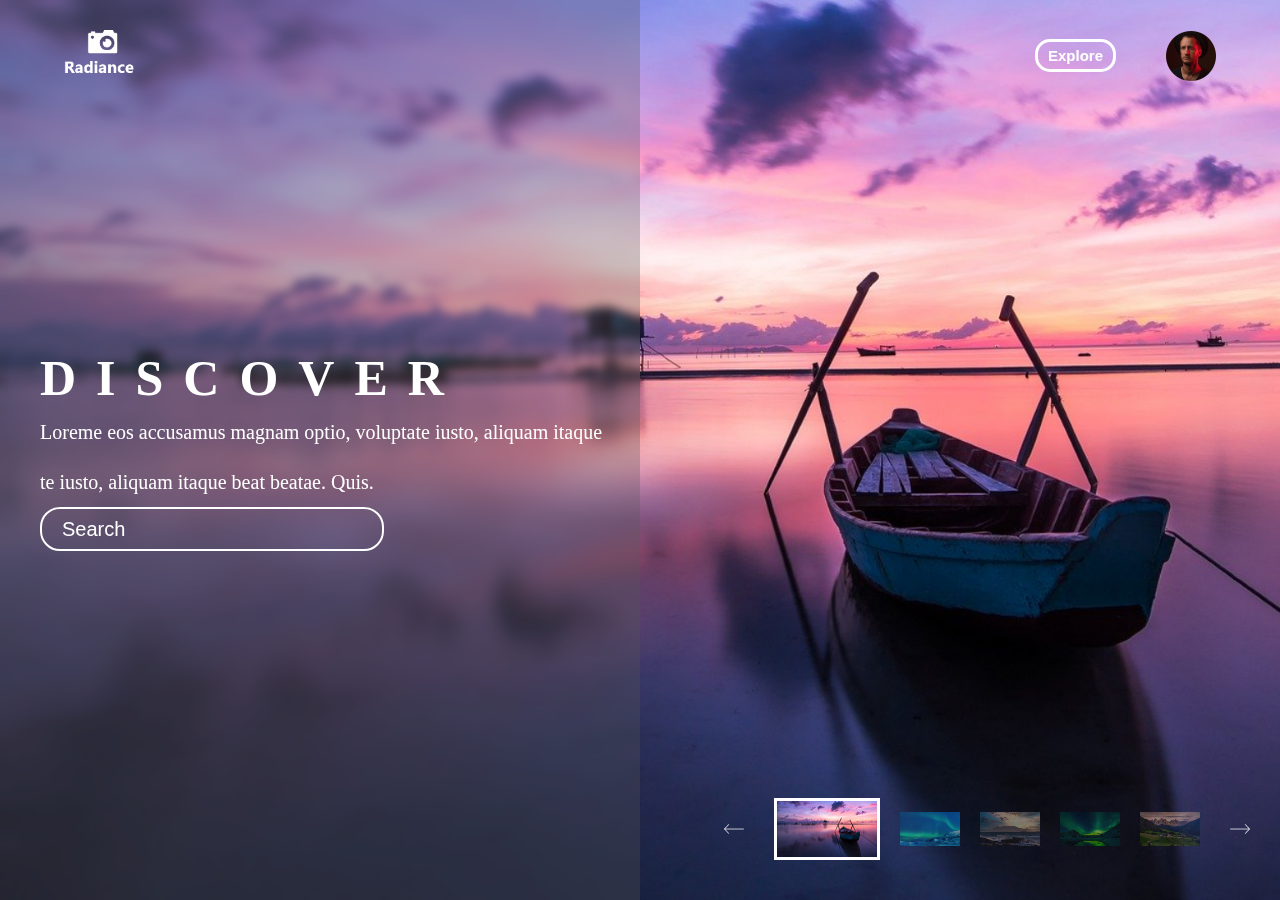
<file: Dynamic webpage/index.html>
<!DOCTYPE html>
<html lang="en">
<head>
    <meta charset="UTF-8">
    <meta http-equiv="X-UA-Compatible" content="IE=edge">
    <meta name="viewport" content="width=device-width, initial-scale=1.0">
    <link rel="stylesheet" href="style.css">
    <title>Dynamic page</title>
    
</head>
<body>

    <section id="background">

        <nav>
            <div class="left">
                <img src="Radiance_img/logo.png" alt="logo" class="logo">
            </div>
            <div class="right">
                <button>Explore</button>
                <img src="Radiance_img/user.png" alt="user" class="user">
            </div>
            
        </nav>

        

        <div class="blur-container">

             <div class="info">
                <h1>DISCOVER</h1>
                <P>Loreme eos accusamus magnam optio, voluptate iusto, aliquam itaque <br>te iusto, aliquam itaque beat beatae. Quis.</P>
                <input type="text" name="text" placeholder="Search">
              </div>  
          
        </div>



        <div class="slider">
            <img src="Radiance_img/left-arrow.png" id="prev">
            <div class="preview">
                <img src="Radiance_img/small1.png" class="active thumbnail">
                <img src="Radiance_img/small2.png" class="thumbnail">
                <img src="Radiance_img/small3.png" class="thumbnail">
                <img src="Radiance_img/small4.png" class="thumbnail">
                <img src="Radiance_img/small5.png" class="thumbnail">
            </div>
            <img src="Radiance_img/right-arrow.png" id="next">
        </div>





            
    <script>

        var prev = document.getElementById("prev");
        var next = document.getElementById("next");
        var thumbnail = document.getElementsByClassName("thumbnail");
        var background = document.getElementById("background");

        var backgroundImg = new Array(
            "Radiance_img/bg1.png",
            "Radiance_img/bg2.png",
            "Radiance_img/bg3.png",
            "Radiance_img/bg4.png",
            "Radiance_img/bg5.png",
        );

        var i=0;
        next.onclick = function(){

            if(i < 4){
                background.style.backgroundImage = 'url("'+backgroundImg[i+1]+'")';
                thumbnail[i+1].classList.add("active");
                thumbnail[i].classList.remove("active");
                i++;
            }
        }


        prev.onclick = function(){

            if(i > 0){
                background.style.backgroundImage = 'url("'+backgroundImg[i-1]+'")';
                thumbnail[i-1].classList.add("active");
                thumbnail[i].classList.remove("active");
                i--;
            }
        }



    </script>



    </section>
    
    
</body>
</html>
</file>
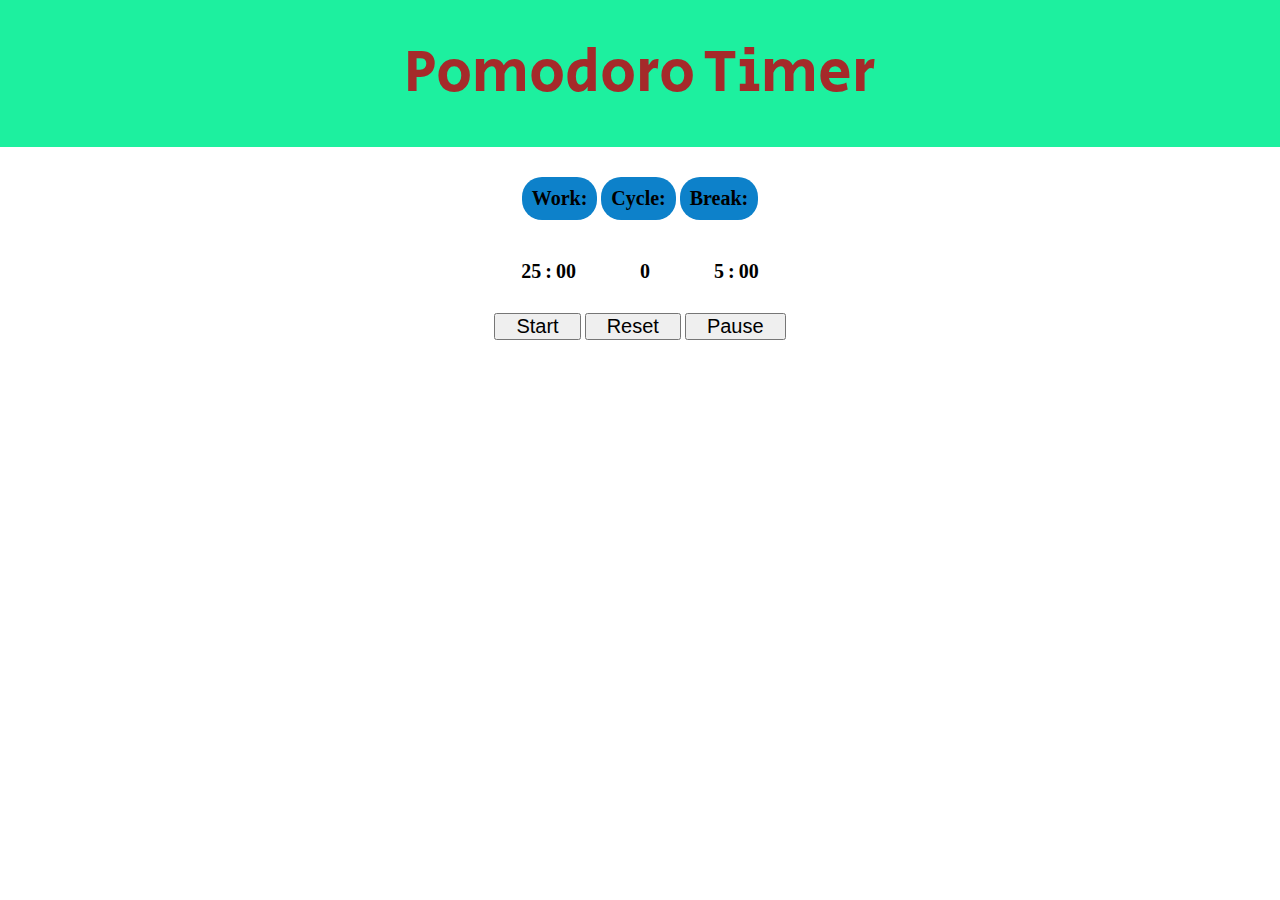
<file: Pomodoro Timer -2/index.html>
<!DOCTYPE html>
<html lang="en">
<head>
    <meta charset="UTF-8">
    <meta http-equiv="X-UA-Compatible" content="IE=edge">
    <meta name="viewport" content="width=device-width, initial-scale=1.0">
    <style> @import url('https://fonts.googleapis.com/css2?family=Secular+One&display=swap'); </style>
    <title>Pomodoro Timer</title>
    <link rel="stylesheet" href="style.css">
</head>
<body>
    <section id="background">
      <h1 id="PomodoroTimer">Pomodoro Timer</h1>
        <div id="title">
            <p class="work">Work:</p>
            <p class="break">Cycle:</p>
            <p class="cycles">Break:</p>
        </div>
    
        <div id="numbers">
            <div id="onlyWork" class="oneLine">
               <p id="work_mins">25</p>
               <p id="work_semicolon">:</p>
               <p id="work_second">00</p>
            </div>

            <div id="onlyCycle" class="oneLine">
                <p id="counter" class="cycle">0</p>
            </div>
            
            <div id="onlyBreak" class="oneLine">
                <p id="break_mins">5</p>
                <p id="break_semicolon">:</p>
                <p id="break_second">00</p>
            </div>
        </div>
    
        <div id="button">
            <button id="start">Start</button>
            <button id="reset">Reset</button>
            <button id="pause">Pause</button>
    
        </div>

    </section>

    <script src="script.js"></script>
    
</body>
</html>
</file>
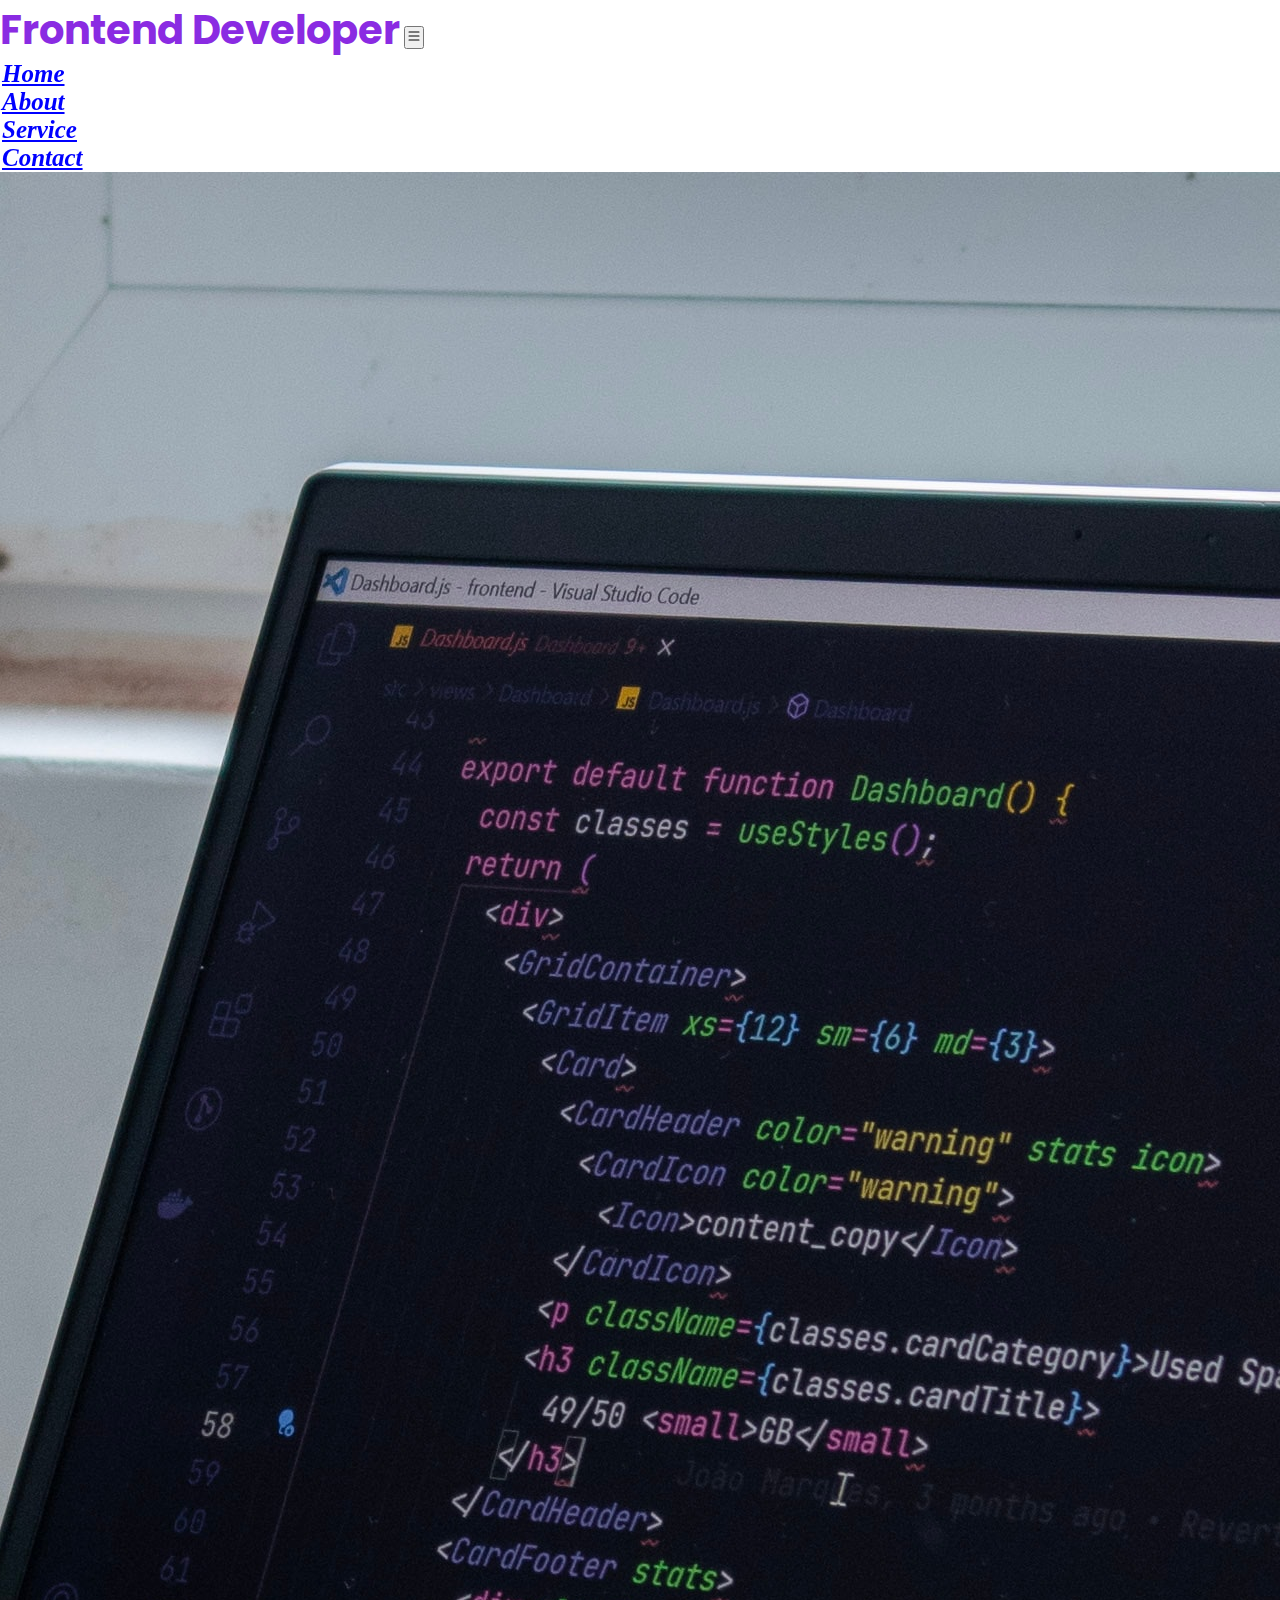
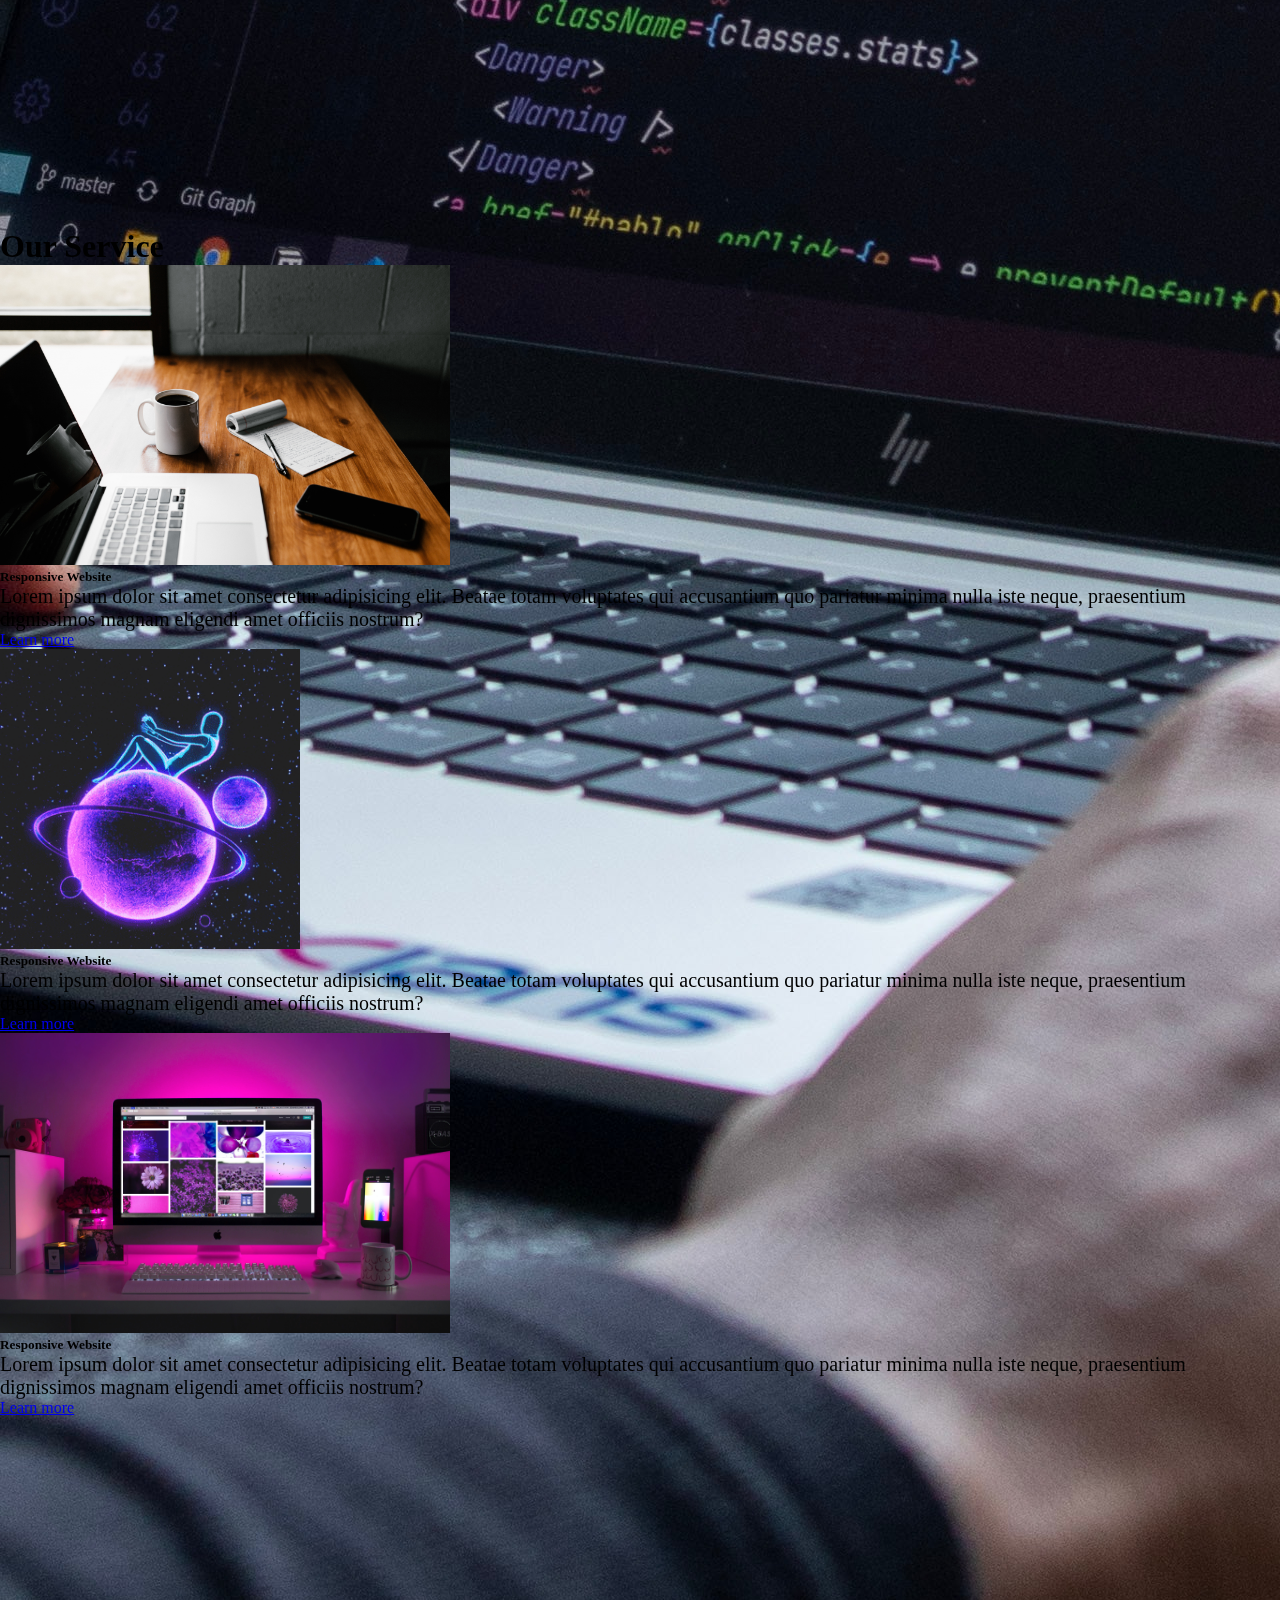
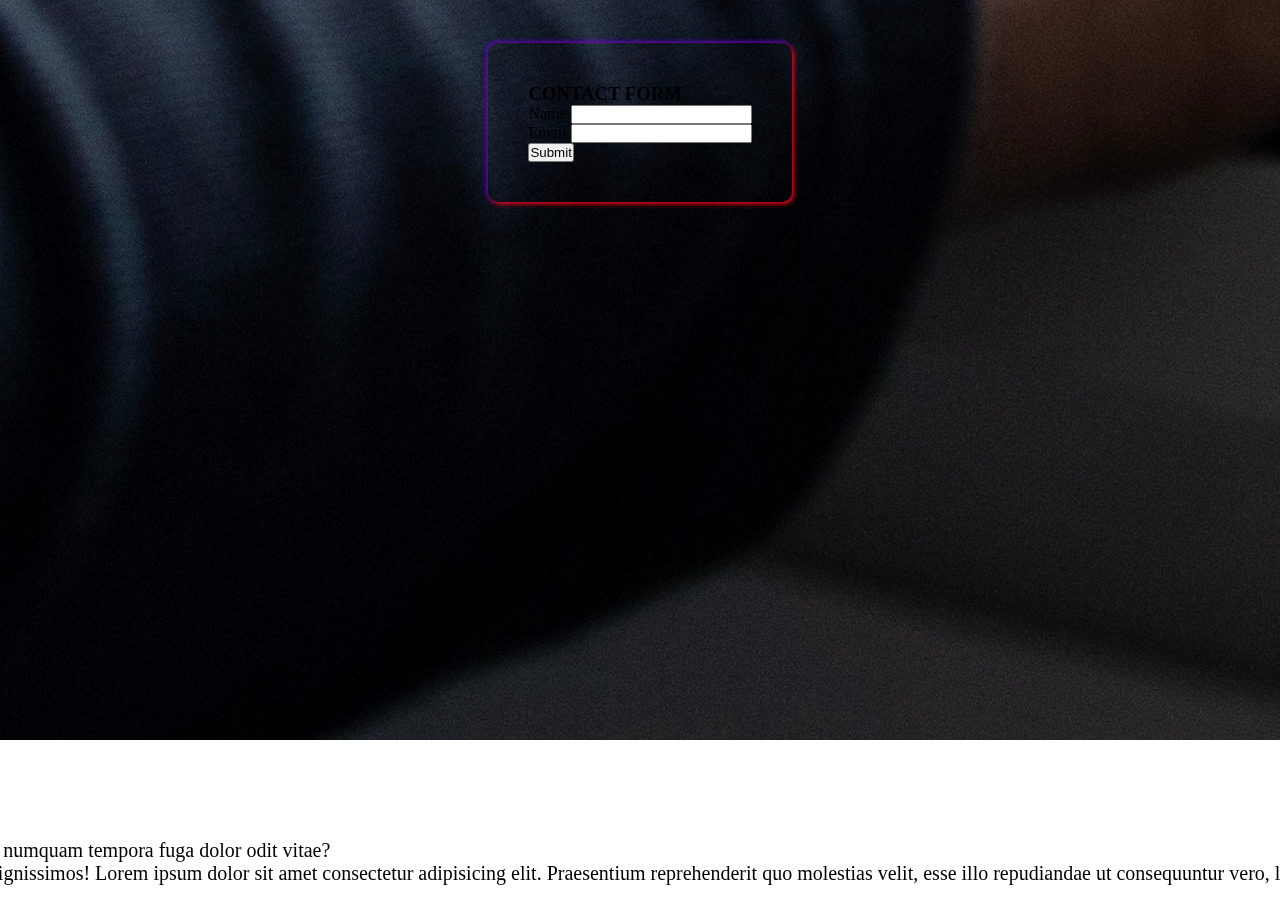
<file: Responsive website by Bootsrtap/index.html>
<!DOCTYPE html>
<html lang="en">
<head>
    <meta charset="UTF-8">
    <meta http-equiv="X-UA-Compatible" content="IE=edge">
    <meta name="viewport" content="width=device-width, initial-scale=1.0">
    <link href="https://cdn.jsdelivr.net/npm/bootstrap@5.3.0-alpha1/dist/css/bootstrap.min.css" rel="stylesheet" integrity="sha384-GLhlTQ8iRABdZLl6O3oVMWSktQOp6b7In1Zl3/Jr59b6EGGoI1aFkw7cmDA6j6gD" crossorigin="anonymous">
    <link rel="stylesheet" href="style.css">
    <title>Bootstrap Website</title>
</head>
<body>

    <div class="container-fluid col-10">
        <nav class="navbar navbar-expand-lg" id="navbar">
            <b class="bold">Frontend Developer</b>
            <button class="navbar-toggler" type="button" data-bs-toggle="collapse" data-bs-target="#menu">
                <svg xmlns="http://www.w3.org/2000/svg" width="16" height="16" fill="currentColor" class="bi bi-list" viewBox="0 0 16 16">
                    <path fill-rule="evenodd" d="M2.5 12a.5.5 0 0 1 .5-.5h10a.5.5 0 0 1 0 1H3a.5.5 0 0 1-.5-.5zm0-4a.5.5 0 0 1 .5-.5h10a.5.5 0 0 1 0 1H3a.5.5 0 0 1-.5-.5zm0-4a.5.5 0 0 1 .5-.5h10a.5.5 0 0 1 0 1H3a.5.5 0 0 1-.5-.5z"/>
                  </svg>
            </button>
            <div class="collapse navbar-collapse" id="menu">
                <ul class="navbar-nav ms-auto mb-lg-0">
                    <li class="nav-item">
                        <a class="nav-link" href="#home">Home</a>
                    </li>
                    <li class="nav-item">
                        <a class="nav-link" href="#about">About</a>
                    </li>
                    <li class="nav-item">
                        <a class="nav-link" href="#service">Service</a>
                    </li>
                    <li class="nav-item">
                        <a class="nav-link" href="#contact">Contact</a>
                    </li>
                </ul>
            </div>
        </nav>

        <section id="home">
            <div class="row">
                <div class="col-lg-6 col-md-6 col-12 order-1 pt-5">
                    <h1 class="display-4">Welcome To <br><span>Frontend Developer</span></h1>
                    <p class="my-lg-2 my-3">Lorem ipsum dolor sit amet consectetur adipisicing elit. Modi dolor beatae sequi pariatur eveniet 
                        atque fuga mollitia placeat, suscipit molestiae alias, id veniam reprehenderit unde assumenda
                         eligendi asperiores? Fuga, ea.</p>
                         <button class="btn btn-primary my-lg-3 my-3">Get Started</button>
                </div>
                <div class="col-lg-6 col-md-6 col-12 py-lg-0 py-3 order-sm-2">
                    <img src="images/home.png" class="img-fluid" alt="">
                </div>
            </div>
        </section>


        <section id="about">
            <div class="row">
                <div class="col-lg-6 col-md-6 col-12 py-lg-0 py-3">
                    <img src="images/nubelson-fernandes-jKL2PvKN8Q0-unsplash.jpg" class="img-fluid">
                </div>
                <div class="col-lg-6 col-md-6 col-12 pt-5">                    
                    <h6>About US</h6>
                      <h1><span>Frontend Development</span></h1>
                      <p>Lorem ipsum dolor sit amet consectetur adipisicing elit. 
                        Vero, iusto ut consequatur recusandae saepe autem natus suscipit, 
                        harum, nam velit debitis voluptate.
                         Est cumque numquam tempora fuga dolor odit vitae?</p>
                        <p>Lorem ipsum dolor, sit amet consectetur adipisicing elit. Alias at eum perferendis voluptatum in nobis
                             iusto possimus rem ducimus consequuntur amet illum dolore non dignissimos!
                            Lorem ipsum dolor sit amet consectetur adipisicing elit. Praesentium reprehenderit quo molestias velit, 
                            esse illo repudiandae ut consequuntur vero, laudantium voluptate eius nostrum. Quaeraerit laborum enim.</p>
                         <button class="btn btn-primary my-lg-3 my-3">Services</button>
                </div>
            </div>
        </section>


        <section id="service">
            <div class="row">
                <h1 class="text-center">Our Service</h1>
                <div class="col-md-4 my-5">
                    <div class="card shadow">
                        <div class="inner">
                            <img src="images/ser1.jpg" class="card-img-top rounded">
                        </div>
                        <div class="card-body">
                            <h5 class="card-title">Responsive Website</h5>
                            <p class="card-text"> Lorem ipsum dolor sit amet consectetur adipisicing elit.
                                Beatae totam voluptates qui accusantium quo pariatur minima nulla iste neque,
                                praesentium dignissimos magnam eligendi amet officiis nostrum?
                            </p>
                            <a href="#" type="button" class="btn btn-success">Learn more</a>
                        </div>
                    </div>
                </div>



                <div class="col-md-4 my-5">
                    <div class="card shadow">
                        <div class="inner">
                            <img src="images/ser2.gif" class="card-img-top rounded">
                        </div>
                        <div class="card-body">
                            <h5 class="card-title">Responsive Website</h5>
                            <p class="card-text"> Lorem ipsum dolor sit amet consectetur adipisicing elit.
                                Beatae totam voluptates qui accusantium quo pariatur minima nulla iste neque,
                                praesentium dignissimos magnam eligendi amet officiis nostrum?
                            </p>
                            <a href="#" type="button" class="btn btn-success">Learn more</a>
                        </div>
                    </div>
                </div>




                <div class="col-md-4 my-5">
                    <div class="card shadow">
                        <div class="inner">
                            <img src="images/ser3.jpg" class="card-img-top rounded">
                        </div><div class="card-body">
                            <h5 class="card-title">Responsive Website</h5>
                            <p class="card-text"> Lorem ipsum dolor sit amet consectetur adipisicing elit.
                                Beatae totam voluptates qui accusantium quo pariatur minima nulla iste neque,
                                praesentium dignissimos magnam eligendi amet officiis nostrum?
                            </p>
                            <a href="#" type="button" class="btn btn-success">Learn more</a>
                        </div>
                    </div>
                </div>
            </div>
        </section>



        <section id="contact">
            <div class="col-lg-4 col-md-6 col-12">
                <form>
                    <div class="mb-3 text-center">
                        <h3 class="py-lg-1 py-3">CONTACT FORM</h3>
                    </div>
                    <div class="mb-3">
                        <label class="form-lable">Name</label>
                        <input type="text" class="form-control">
                    </div>
                    <div class="mb-3">
                        <label class="form-lable">Email</label>
                        <input type="email" class="form-control">
                    </div>
                    <div class="col-leg-6 col-md-6 col-12 py-lg-2 py-3">
                        <button class="btn btn-primary">Submit</button>
                    </div>
                </form>
            </div>
        </section>








    </div>





  




    <script src="https://cdn.jsdelivr.net/npm/bootstrap@5.3.0-alpha1/dist/js/bootstrap.bundle.min.js" integrity="sha384-w76AqPfDkMBDXo30jS1Sgez6pr3x5MlQ1ZAGC+nuZB+EYdgRZgiwxhTBTkF7CXvN" crossorigin="anonymous"></script>
</body>
</html>
</file>
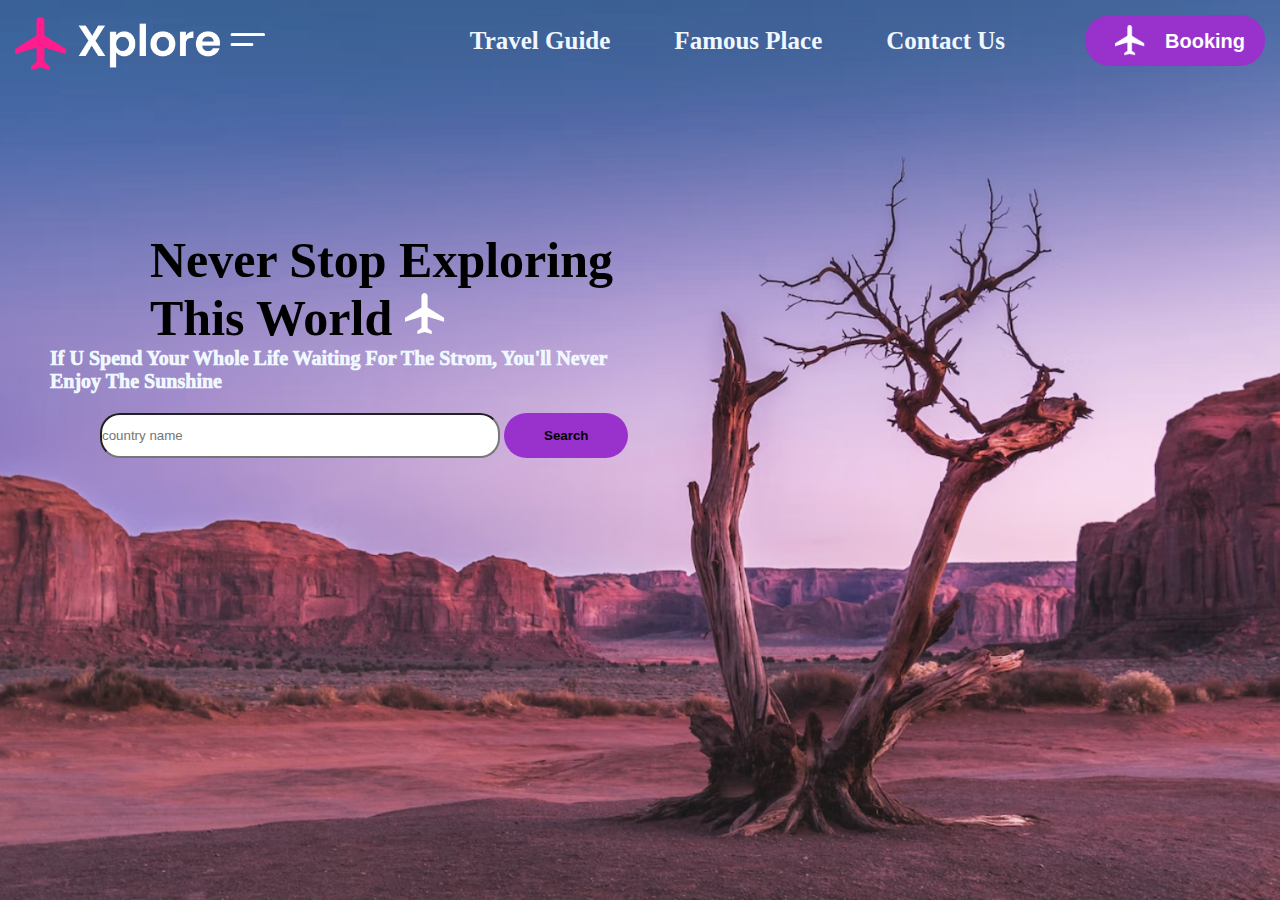
<file: travel website/index.html>
<!DOCTYPE html>
<html lang="en">
<head>
    <meta charset="UTF-8">
    <meta http-equiv="X-UA-Compatible" content="IE=edge">
    <meta name="viewport" content="width=device-width, initial-scale=1.0">
    <link rel="stylesheet" href="style.css">
    <title>Xplore</title>
</head>
<body>
    <section id="background">
        <nav>
            <img src="images/logo.png" class="logo" alt="logo">
            <ul class="">
                <li> <a href="#">Travel Guide</a></li>
                <li><a href="#">Famous Place</a></li>
                <li><a href="#">Contact Us</a></li>
            </ul>
            <button class="btn"><img src="images/icon.png" class="flight" alt="icon"><p class="book">Booking</p></button>
        </nav>

        <div>
            <h1 class="text">Never Stop Exploring <br> This World <img src="images/icon.png" alt="icon"></h1>
            <p class="quotes">If U Spend Your Whole Life Waiting For The Strom, You'll Never <br> Enjoy The Sunshine</p>
        </div>

        <div id="search-engine">
            <input type="text" placeholder="country name" class="search-box">
            <button class="search">Search</button>
        </div>

    </section>

</body>
</html>
</file>
<file: Dynamic webpage/style.css>
*{
    margin: 0;
    padding: 0;
}

#background {
    width: 100%;
    height: 100vh;
    background-image: url(Radiance_img/bg1.png);
    background-position: center;
    background-size: cover;
    position: relative;
}

nav {
    width: 90%;
    margin: auto;   /* it gives space for both left and right */ 
    display: flex;
    align-items: center;  /* vertical center */
    justify-content: space-between;  /* horizontal center */
    position: relative;
    z-index: 5;
}

.logo {
    width: 70px;
    height: auto;
    margin: 30px 0;
    cursor: pointer;
}

.right {
    display: flex;
    align-items: center;
}

.right img {
    width: 50px;
    margin-left: 50px;
    cursor: pointer;
}

.right button {
    background: transparent;
    font-size: 15px;
    padding: 5px 10px;
    color: #fff;
    border: 3px solid #fff;
    border-radius: 15px;
    font-weight: bold;
    cursor: pointer;
}

.blur-container {
    width: 50%;
    height: 100vh;
    top: 0;
    position: absolute;
    background: rgba(86, 86, 86,0.3);
    backdrop-filter: blur(5px);
}

.info {
    color: #fff;
    width: 600px;
    position: absolute;
    top: 50%;
    right: 0;
    transform: translateY(-50%);
}

.info h1 {
    font-size: 50px;
    letter-spacing: 20px; /* space between each letters */
}

.info p {
    font-size: 20px;
    line-height: 50px;
}

.info input {
    width: 50%;
    height: 30px;
    padding: 5px 20px;
    border-radius: 20px;
    background: transparent;
    border: 2px solid #fff;
    color: #fff;
    font-size: 20px;
}

::placeholder {
    color: #fff;
}

.slider {
    display: flex;
    align-items: center;
    position: absolute;
    right: 30px;
    bottom: 40px;
}

#prev, #next {
    width: 20px;
    cursor: pointer;
}

.preview {
    display: flex; /* the small space between the images will be removed */
    align-items: center;
    margin: 0 20px;
}

.preview img {
    width: 60px;
    margin: 0 10px;
    opacity: 0.5;
}

.preview .active {
    display: block;
    border: 3px solid #fff;
    width: 100px;
    opacity: 1;
}
</file>
<file: Pomodoro Timer -2/style.css>
*{
    margin: 0%;
    padding: 0%;
}

#background {
    width: auto;
    height: 100vh;
    text-align: center;
}

#PomodoroTimer {
    font-size: 60px;
    font-weight: lighter;
    color: brown;
    padding: 30px;
    background-color: rgb(29, 240, 159);
    font-family: 'Secular One', sans-serif;

}

#title p {
    font-size: 20px;
    font-weight: bold;
    display: inline-block;
    padding: 10px;
    background-color: rgb(13, 129, 202);
    border-radius: 20px;
    margin-top: 20px;
}

#title {
    padding: 10px;
}

#onlyWork p{
    font-size: 20px;
    font-weight: bold;
    display: inline-block;
}

#onlyCycle p{
    font-size: 20px;
    font-weight: bold;
}

#onlyBreak p{
    font-size: 20px;
    font-weight: bold;
    display: inline-block;
}

.oneLine {
    display: inline-block;
}

#onlyWork {
    padding: 30px;
}

#onlyCycle {
    padding: 30px;
}

#onlyBreak {
    padding: 30px;
}

#start {
    font-size: 20px;
    padding: 0px 20px;
}

#pause {
    font-size: 20px;
    padding: 0px 20px;
}

#reset {
    font-size: 20px;
    padding: 0px 20px;
}
</file>
<file: Responsive website by Bootsrtap/style.css>
@import url('https://fonts.googleapis.com/css2?family=Poppins:ital,wght@1,600&display=swap');


* {
    margin: 0;
    padding: 0;
    box-sizing: border-box;
}

.bold {
    color: blueviolet;
    font-size: 40px;
    font-family: 'Poppins', sans-serif;

}

.nav-link {
    font-size: 25px;
    font-weight: bolder;
    font-style: italic;
    color: blue;
    border: 2px solid transparent;
}

.nav-link:hover {
    border-bottom: 2px solid blue;
    transition: .1s;
    
}


section {
    height: 100vh;
    display: flex;
    justify-content: center;  /* horizontal center */
    align-items: center;      /* vertical center  */
}

section span {
    color: rgb(6, 6, 108);
    font-weight: bold;
}

p {
    font-size: 20px;
}

h6 {
    color: rgb(112, 42, 165);
    font-size: 50px;
}


#navbar {
    position: sticky;
    top: 0;
    background-color: white;
    z-index: 10;
}

/* service */


.card img {
    height: 300px;
    transition: 1.5s;
}

.inner {
    overflow: hidden;
}

.card img:hover {
    transform: scale(1,1.5);
    transition: 2s;
}



/* contact */


form{
    padding: 40px;
    box-shadow: 2px 2px 5px rgb(230, 6, 6),
            -1px -1px 5px rgb(83, 3, 255);
    border-radius: 10px;
}
</file>
<file: travel website/style.css>
*{
    margin: 0px;
    padding: 0px;
    box-sizing: border-box;
}

#background {
    height: 100vh;
    width: 100%;
    background-image: url(images/background.png);
    background-size: cover;
    background-position: center;
    position: absolute;
}

nav{
    width: 100%;
    display: flex;
    align-items: center;
    justify-content: space-between;   /*Equal space */
    padding: 10px 15px;
}

.logo {
    width: 20%;
    cursor: pointer;
}

nav ul {
    list-style: none;  /* to remove dots*/
    width: 100%;
    text-align: right;
    padding-right: 50px;
}

nav ul li {
    display: inline-block;
    margin: 10px 30px;
    font-size: 25px;
}

nav ul li a {
    color: aliceblue;
    text-decoration: none;
    font-weight: bolder;   
}

.btn {
    display: flex;
    border: none;
    padding: 10px 20px;
    outline: none;
    border-radius: 25px;
    background-color: darkorchid;
    color: white;
    font-weight: bolder;
    cursor: pointer;
}

.btn img {
    width: 30px;
    margin-left: 10px;
}

.flight {
    margin-right: 20px;
}

.book{
    font-size: 20px;
    padding-top: 5px;
}

.text {
    font-size: 50px;
    padding-top: 150px;
    padding-left: 150px;
    padding-right: 150px;
}

.quotes {
    font-size: 20px;
    font-weight: 1000;
    padding-left: 50px;
    color: aliceblue;
}

#search-engine{
    margin: 20px 100px;
}
.search-box{
    height: 5vh;
    width: 400px;
    border-radius: 20px;
}

.search {
    padding: 15px 40px;
    background-color: darkorchid;
    font-weight: bold;
    cursor: pointer;
    border: none;
    border-radius: 30px;
}
</file>
